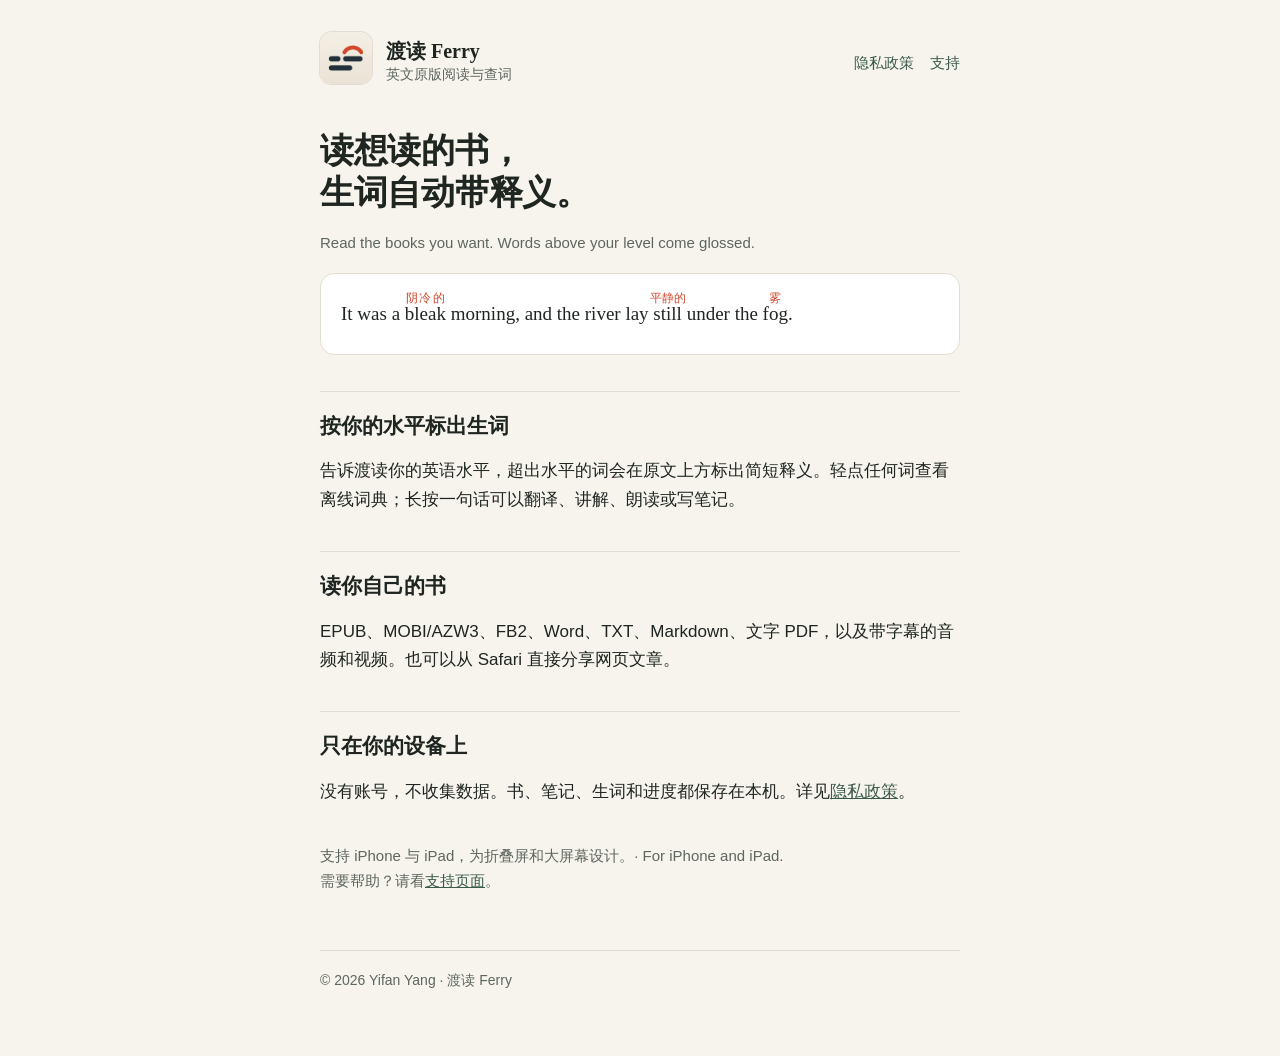
<file: index.html>
<!doctype html>
<html lang="zh-Hans">
<head>
<meta charset="utf-8">
<meta name="viewport" content="width=device-width, initial-scale=1">
<title>渡读 Ferry</title>
<meta name="description" content="渡读（Ferry）：读你想读的英文书，超出水平的生词自动在原文上方标出释义。">
<link rel="icon" href="icon.png">
<link rel="stylesheet" href="style.css">
</head>
<body>
<div class="wrap">
<header>
  <a href="./"><img src="icon.png" alt=""></a>
  <div><a href="./"><div class="name">渡读 Ferry</div></a><div class="sub">英文原版阅读与查词</div></div>
  <nav><a href="privacy.html">隐私政策</a><a href="support.html">支持</a></nav>
</header>

<h1>读想读的书，<br>生词自动带释义。</h1>
<p class="muted">Read the books you want. Words above your level come glossed.</p>

<div class="card">
  <p style="margin:0;font:19px/2.3 'New York',Georgia,serif">It was a <ruby>bleak<rt class="gloss" style="font:12px/1 -apple-system,sans-serif">阴冷的</rt></ruby> morning, and the river lay <ruby>still<rt class="gloss" style="font:12px/1 -apple-system,sans-serif">平静的</rt></ruby> under the <ruby>fog<rt class="gloss" style="font:12px/1 -apple-system,sans-serif">雾</rt></ruby>.</p>
</div>

<h2>按你的水平标出生词</h2>
<p>告诉渡读你的英语水平，超出水平的词会在原文上方标出简短释义。轻点任何词查看离线词典；长按一句话可以翻译、讲解、朗读或写笔记。</p>

<h2>读你自己的书</h2>
<p>EPUB、MOBI/AZW3、FB2、Word、TXT、Markdown、文字 PDF，以及带字幕的音频和视频。也可以从 Safari 直接分享网页文章。</p>

<h2>只在你的设备上</h2>
<p>没有账号，不收集数据。书、笔记、生词和进度都保存在本机。详见<a href="privacy.html">隐私政策</a>。</p>

<p class="muted" style="margin-top:36px">支持 iPhone 与 iPad，为折叠屏和大屏幕设计。· For iPhone and iPad.<br>需要帮助？请看<a href="support.html">支持页面</a>。</p>

<footer>© 2026 Yifan Yang · 渡读 Ferry</footer>
</div>
</body>
</html>
</file>
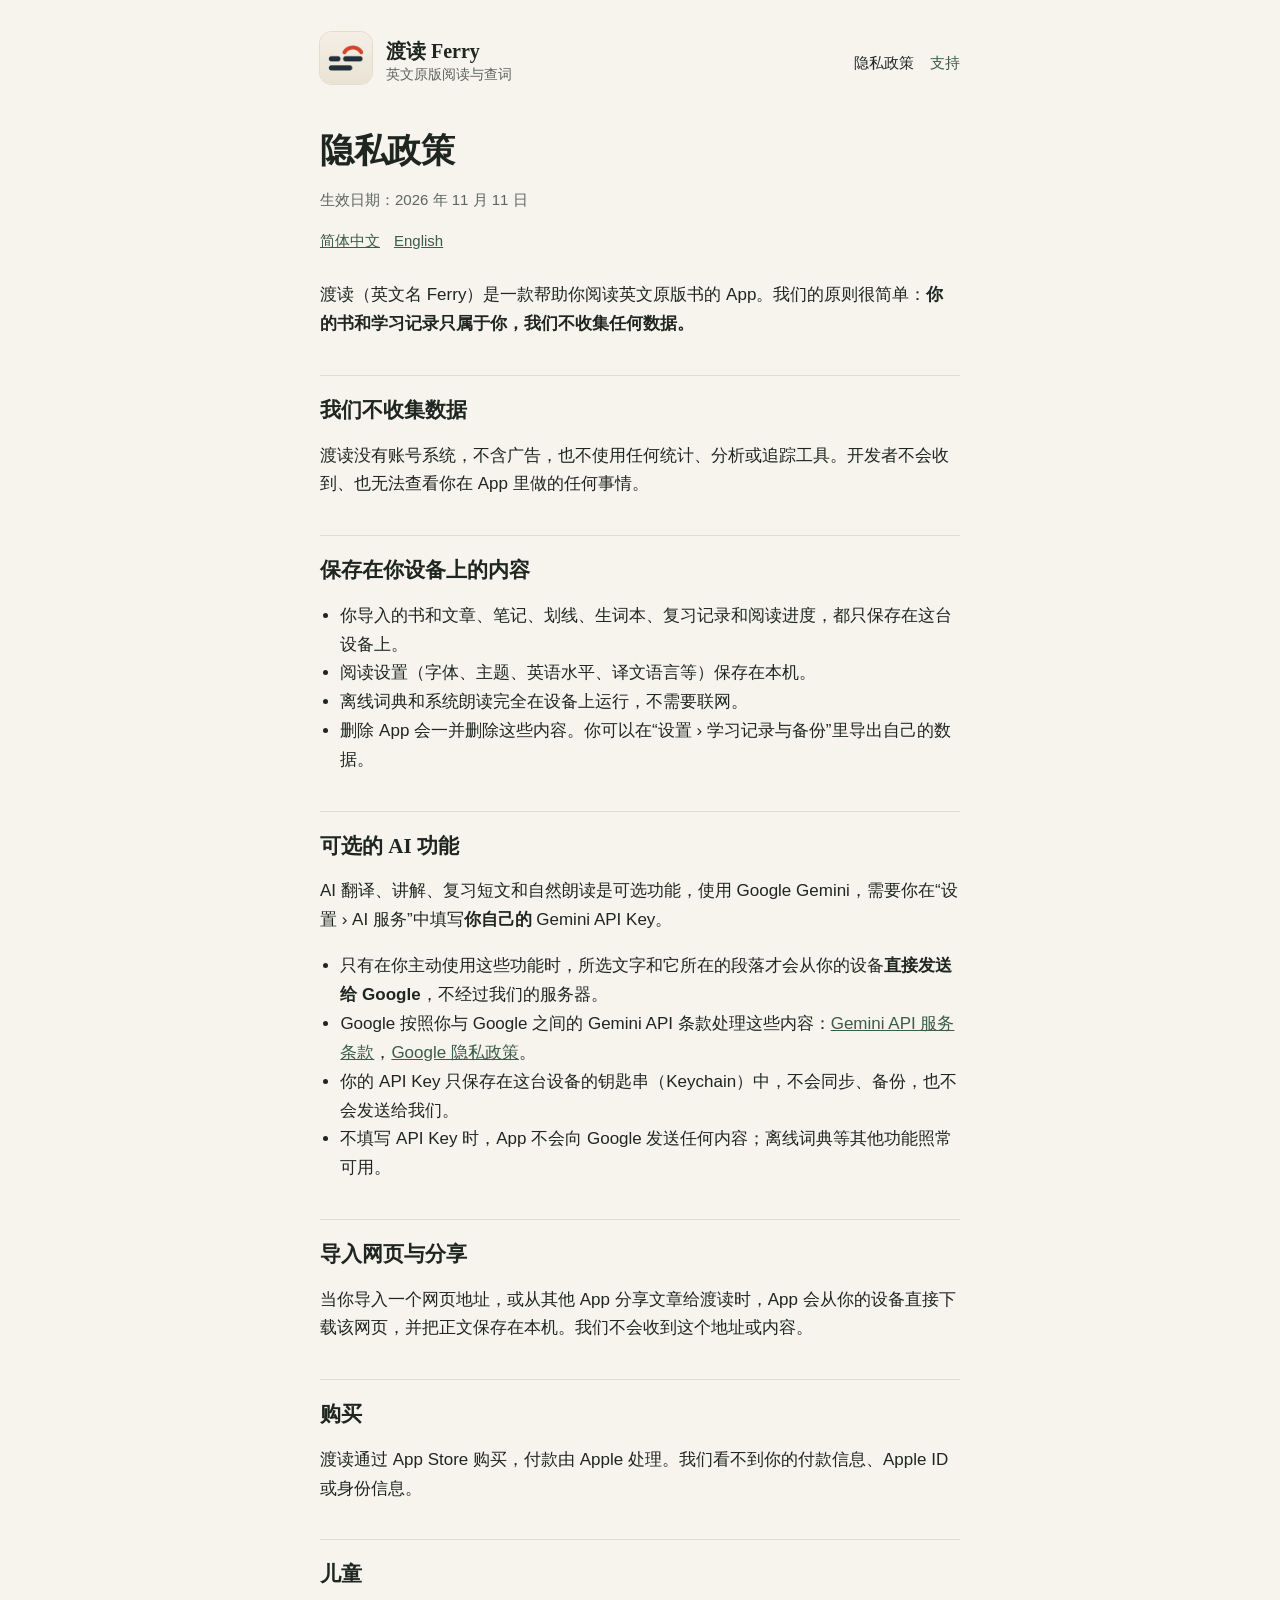
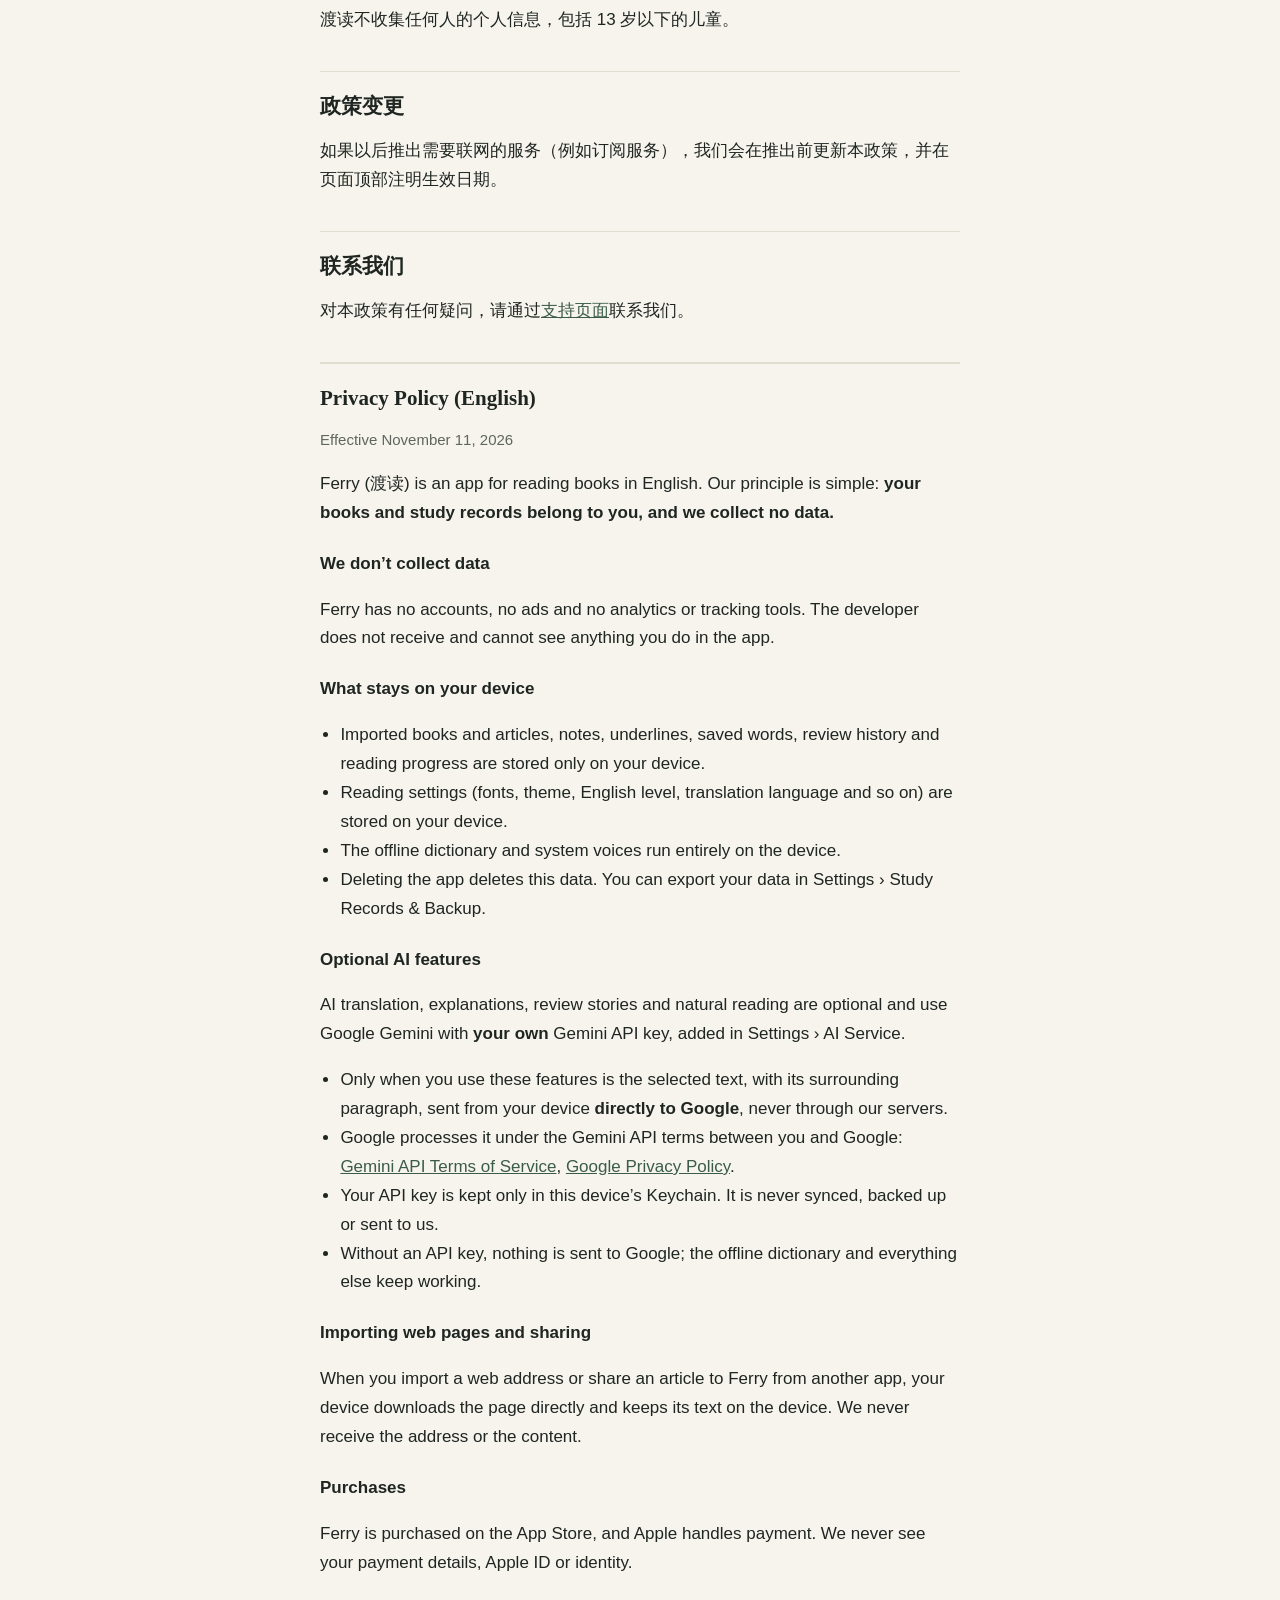
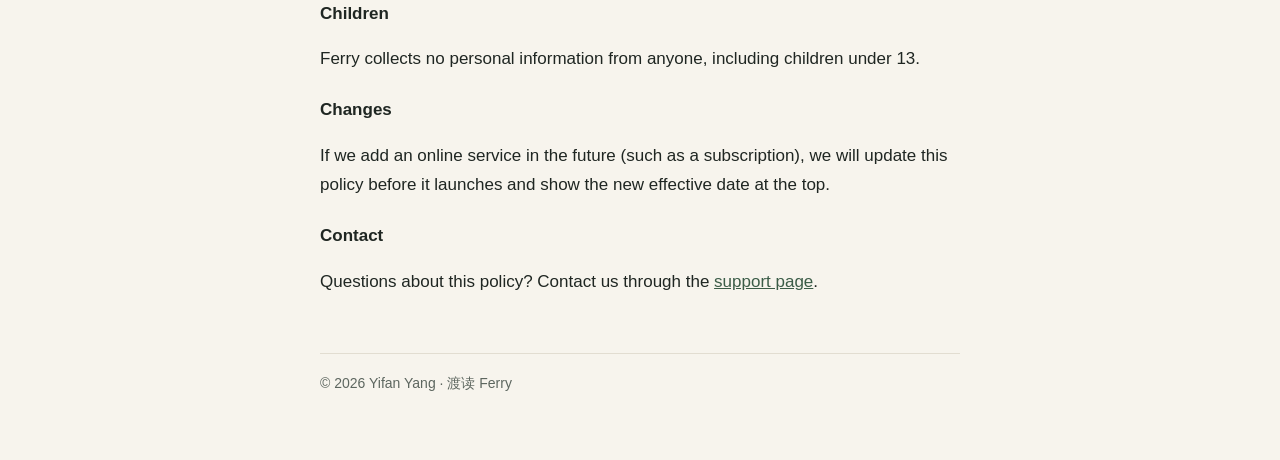
<file: privacy.html>
<!doctype html>
<html lang="zh-Hans">
<head>
<meta charset="utf-8">
<meta name="viewport" content="width=device-width, initial-scale=1">
<title>隐私政策 · 渡读 Ferry</title>
<meta name="description" content="渡读（Ferry）隐私政策：书、笔记和生词只保存在你的设备上，不收集任何数据。">
<link rel="icon" href="icon.png">
<link rel="stylesheet" href="style.css">
</head>
<body>
<div class="wrap">
<header>
  <a href="./"><img src="icon.png" alt=""></a>
  <div><a href="./"><div class="name">渡读 Ferry</div></a><div class="sub">英文原版阅读与查词</div></div>
  <nav><a href="privacy.html" aria-current="page">隐私政策</a><a href="support.html">支持</a></nav>
</header>

<h1>隐私政策</h1>
<p class="muted">生效日期：2026 年 11 月 11 日</p>
<p class="lang"><a href="#zh">简体中文</a><a href="#en">English</a></p>

<section id="zh">
<p>渡读（英文名 Ferry）是一款帮助你阅读英文原版书的 App。我们的原则很简单：<strong>你的书和学习记录只属于你，我们不收集任何数据。</strong></p>

<h2>我们不收集数据</h2>
<p>渡读没有账号系统，不含广告，也不使用任何统计、分析或追踪工具。开发者不会收到、也无法查看你在 App 里做的任何事情。</p>

<h2>保存在你设备上的内容</h2>
<ul>
  <li>你导入的书和文章、笔记、划线、生词本、复习记录和阅读进度，都只保存在这台设备上。</li>
  <li>阅读设置（字体、主题、英语水平、译文语言等）保存在本机。</li>
  <li>离线词典和系统朗读完全在设备上运行，不需要联网。</li>
  <li>删除 App 会一并删除这些内容。你可以在“设置 › 学习记录与备份”里导出自己的数据。</li>
</ul>

<h2>可选的 AI 功能</h2>
<p>AI 翻译、讲解、复习短文和自然朗读是可选功能，使用 Google Gemini，需要你在“设置 › AI 服务”中填写<strong>你自己的</strong> Gemini API Key。</p>
<ul>
  <li>只有在你主动使用这些功能时，所选文字和它所在的段落才会从你的设备<strong>直接发送给 Google</strong>，不经过我们的服务器。</li>
  <li>Google 按照你与 Google 之间的 Gemini API 条款处理这些内容：<a href="https://ai.google.dev/gemini-api/terms">Gemini API 服务条款</a>，<a href="https://policies.google.com/privacy">Google 隐私政策</a>。</li>
  <li>你的 API Key 只保存在这台设备的钥匙串（Keychain）中，不会同步、备份，也不会发送给我们。</li>
  <li>不填写 API Key 时，App 不会向 Google 发送任何内容；离线词典等其他功能照常可用。</li>
</ul>

<h2>导入网页与分享</h2>
<p>当你导入一个网页地址，或从其他 App 分享文章给渡读时，App 会从你的设备直接下载该网页，并把正文保存在本机。我们不会收到这个地址或内容。</p>

<h2>购买</h2>
<p>渡读通过 App Store 购买，付款由 Apple 处理。我们看不到你的付款信息、Apple ID 或身份信息。</p>

<h2>儿童</h2>
<p>渡读不收集任何人的个人信息，包括 13 岁以下的儿童。</p>

<h2>政策变更</h2>
<p>如果以后推出需要联网的服务（例如订阅服务），我们会在推出前更新本政策，并在页面顶部注明生效日期。</p>

<h2>联系我们</h2>
<p>对本政策有任何疑问，请通过<a href="support.html">支持页面</a>联系我们。</p>
</section>

<section id="en">
<h2 style="border-top-width:2px">Privacy Policy (English)</h2>
<p class="muted">Effective November 11, 2026</p>
<p>Ferry (渡读) is an app for reading books in English. Our principle is simple: <strong>your books and study records belong to you, and we collect no data.</strong></p>

<h3>We don’t collect data</h3>
<p>Ferry has no accounts, no ads and no analytics or tracking tools. The developer does not receive and cannot see anything you do in the app.</p>

<h3>What stays on your device</h3>
<ul>
  <li>Imported books and articles, notes, underlines, saved words, review history and reading progress are stored only on your device.</li>
  <li>Reading settings (fonts, theme, English level, translation language and so on) are stored on your device.</li>
  <li>The offline dictionary and system voices run entirely on the device.</li>
  <li>Deleting the app deletes this data. You can export your data in Settings › Study Records &amp; Backup.</li>
</ul>

<h3>Optional AI features</h3>
<p>AI translation, explanations, review stories and natural reading are optional and use Google Gemini with <strong>your own</strong> Gemini API key, added in Settings › AI Service.</p>
<ul>
  <li>Only when you use these features is the selected text, with its surrounding paragraph, sent from your device <strong>directly to Google</strong>, never through our servers.</li>
  <li>Google processes it under the Gemini API terms between you and Google: <a href="https://ai.google.dev/gemini-api/terms">Gemini API Terms of Service</a>, <a href="https://policies.google.com/privacy">Google Privacy Policy</a>.</li>
  <li>Your API key is kept only in this device’s Keychain. It is never synced, backed up or sent to us.</li>
  <li>Without an API key, nothing is sent to Google; the offline dictionary and everything else keep working.</li>
</ul>

<h3>Importing web pages and sharing</h3>
<p>When you import a web address or share an article to Ferry from another app, your device downloads the page directly and keeps its text on the device. We never receive the address or the content.</p>

<h3>Purchases</h3>
<p>Ferry is purchased on the App Store, and Apple handles payment. We never see your payment details, Apple ID or identity.</p>

<h3>Children</h3>
<p>Ferry collects no personal information from anyone, including children under 13.</p>

<h3>Changes</h3>
<p>If we add an online service in the future (such as a subscription), we will update this policy before it launches and show the new effective date at the top.</p>

<h3>Contact</h3>
<p>Questions about this policy? Contact us through the <a href="support.html">support page</a>.</p>
</section>

<footer>© 2026 Yifan Yang · 渡读 Ferry</footer>
</div>
</body>
</html>
</file>
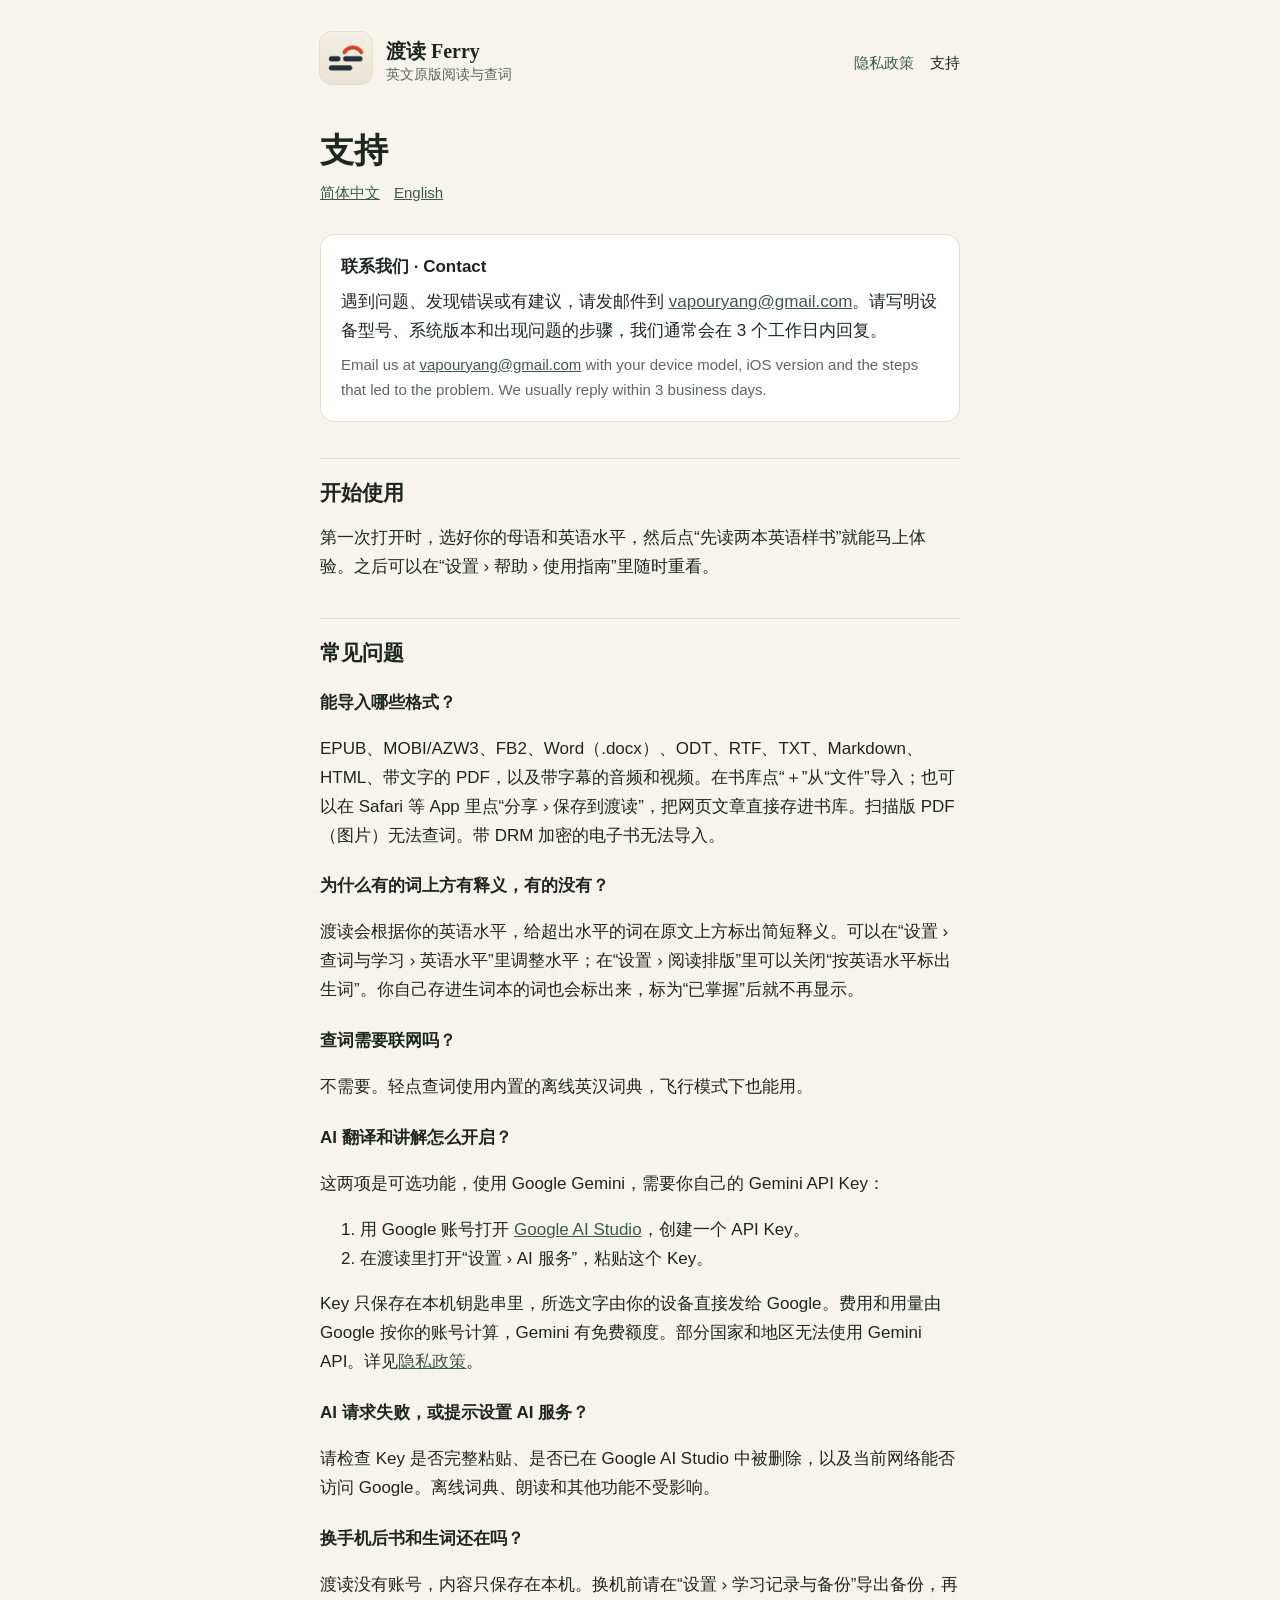
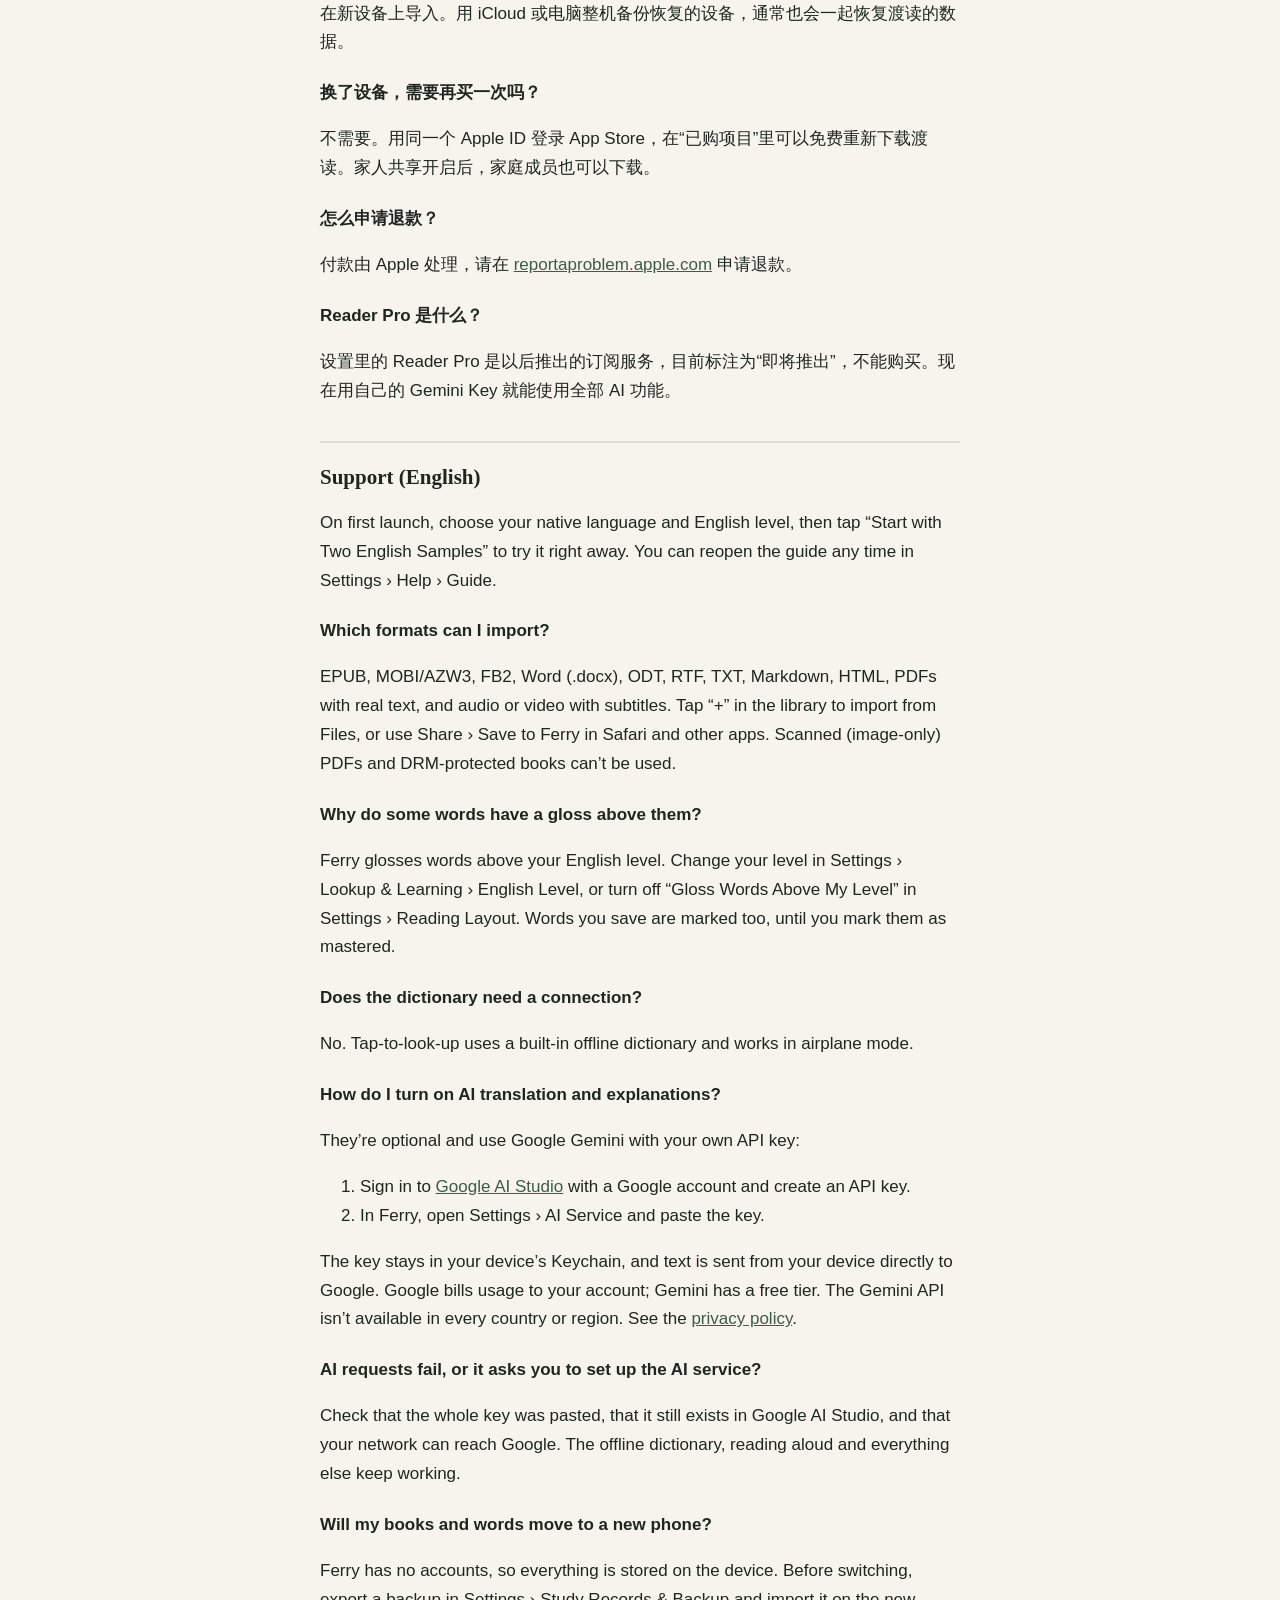
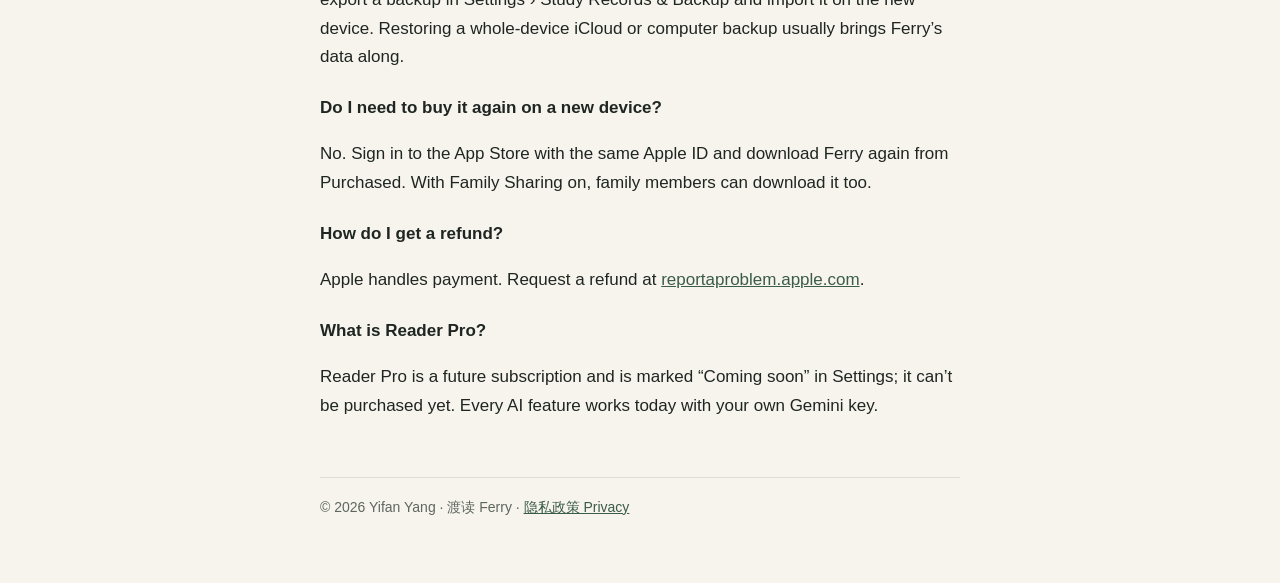
<file: support.html>
<!doctype html>
<html lang="zh-Hans">
<head>
<meta charset="utf-8">
<meta name="viewport" content="width=device-width, initial-scale=1">
<title>支持 · 渡读 Ferry</title>
<meta name="description" content="渡读（Ferry）使用帮助、常见问题和联系方式。">
<link rel="icon" href="icon.png">
<link rel="stylesheet" href="style.css">
</head>
<body>
<div class="wrap">
<header>
  <a href="./"><img src="icon.png" alt=""></a>
  <div><a href="./"><div class="name">渡读 Ferry</div></a><div class="sub">英文原版阅读与查词</div></div>
  <nav><a href="privacy.html">隐私政策</a><a href="support.html" aria-current="page">支持</a></nav>
</header>

<h1>支持</h1>
<p class="lang"><a href="#zh">简体中文</a><a href="#en">English</a></p>

<div class="card" id="contact">
  <strong>联系我们 · Contact</strong>
  <p style="margin:6px 0 0">遇到问题、发现错误或有建议，请发邮件到 <a href="mailto:vapouryang@gmail.com">vapouryang@gmail.com</a>。请写明设备型号、系统版本和出现问题的步骤，我们通常会在 3 个工作日内回复。</p>
  <p class="muted" style="margin:6px 0 0">Email us at <a href="mailto:vapouryang@gmail.com">vapouryang@gmail.com</a> with your device model, iOS version and the steps that led to the problem. We usually reply within 3 business days.</p>
</div>

<section id="zh">
<h2>开始使用</h2>
<p>第一次打开时，选好你的母语和英语水平，然后点“先读两本英语样书”就能马上体验。之后可以在“设置 › 帮助 › 使用指南”里随时重看。</p>

<h2>常见问题</h2>

<h3>能导入哪些格式？</h3>
<p>EPUB、MOBI/AZW3、FB2、Word（.docx）、ODT、RTF、TXT、Markdown、HTML、带文字的 PDF，以及带字幕的音频和视频。在书库点“＋”从“文件”导入；也可以在 Safari 等 App 里点“分享 › 保存到渡读”，把网页文章直接存进书库。扫描版 PDF（图片）无法查词。带 DRM 加密的电子书无法导入。</p>

<h3>为什么有的词上方有释义，有的没有？</h3>
<p>渡读会根据你的英语水平，给超出水平的词在原文上方标出简短释义。可以在“设置 › 查词与学习 › 英语水平”里调整水平；在“设置 › 阅读排版”里可以关闭“按英语水平标出生词”。你自己存进生词本的词也会标出来，标为“已掌握”后就不再显示。</p>

<h3>查词需要联网吗？</h3>
<p>不需要。轻点查词使用内置的离线英汉词典，飞行模式下也能用。</p>

<h3>AI 翻译和讲解怎么开启？</h3>
<p>这两项是可选功能，使用 Google Gemini，需要你自己的 Gemini API Key：</p>
<ol>
  <li>用 Google 账号打开 <a href="https://aistudio.google.com/apikey">Google AI Studio</a>，创建一个 API Key。</li>
  <li>在渡读里打开“设置 › AI 服务”，粘贴这个 Key。</li>
</ol>
<p>Key 只保存在本机钥匙串里，所选文字由你的设备直接发给 Google。费用和用量由 Google 按你的账号计算，Gemini 有免费额度。部分国家和地区无法使用 Gemini API。详见<a href="privacy.html">隐私政策</a>。</p>

<h3>AI 请求失败，或提示设置 AI 服务？</h3>
<p>请检查 Key 是否完整粘贴、是否已在 Google AI Studio 中被删除，以及当前网络能否访问 Google。离线词典、朗读和其他功能不受影响。</p>

<h3>换手机后书和生词还在吗？</h3>
<p>渡读没有账号，内容只保存在本机。换机前请在“设置 › 学习记录与备份”导出备份，再在新设备上导入。用 iCloud 或电脑整机备份恢复的设备，通常也会一起恢复渡读的数据。</p>

<h3>换了设备，需要再买一次吗？</h3>
<p>不需要。用同一个 Apple ID 登录 App Store，在“已购项目”里可以免费重新下载渡读。家人共享开启后，家庭成员也可以下载。</p>

<h3>怎么申请退款？</h3>
<p>付款由 Apple 处理，请在 <a href="https://reportaproblem.apple.com">reportaproblem.apple.com</a> 申请退款。</p>

<h3>Reader Pro 是什么？</h3>
<p>设置里的 Reader Pro 是以后推出的订阅服务，目前标注为“即将推出”，不能购买。现在用自己的 Gemini Key 就能使用全部 AI 功能。</p>
</section>

<section id="en">
<h2 style="border-top-width:2px">Support (English)</h2>
<p>On first launch, choose your native language and English level, then tap “Start with Two English Samples” to try it right away. You can reopen the guide any time in Settings › Help › Guide.</p>

<h3>Which formats can I import?</h3>
<p>EPUB, MOBI/AZW3, FB2, Word (.docx), ODT, RTF, TXT, Markdown, HTML, PDFs with real text, and audio or video with subtitles. Tap “+” in the library to import from Files, or use Share › Save to Ferry in Safari and other apps. Scanned (image-only) PDFs and DRM-protected books can’t be used.</p>

<h3>Why do some words have a gloss above them?</h3>
<p>Ferry glosses words above your English level. Change your level in Settings › Lookup &amp; Learning › English Level, or turn off “Gloss Words Above My Level” in Settings › Reading Layout. Words you save are marked too, until you mark them as mastered.</p>

<h3>Does the dictionary need a connection?</h3>
<p>No. Tap-to-look-up uses a built-in offline dictionary and works in airplane mode.</p>

<h3>How do I turn on AI translation and explanations?</h3>
<p>They’re optional and use Google Gemini with your own API key:</p>
<ol>
  <li>Sign in to <a href="https://aistudio.google.com/apikey">Google AI Studio</a> with a Google account and create an API key.</li>
  <li>In Ferry, open Settings › AI Service and paste the key.</li>
</ol>
<p>The key stays in your device’s Keychain, and text is sent from your device directly to Google. Google bills usage to your account; Gemini has a free tier. The Gemini API isn’t available in every country or region. See the <a href="privacy.html#en">privacy policy</a>.</p>

<h3>AI requests fail, or it asks you to set up the AI service?</h3>
<p>Check that the whole key was pasted, that it still exists in Google AI Studio, and that your network can reach Google. The offline dictionary, reading aloud and everything else keep working.</p>

<h3>Will my books and words move to a new phone?</h3>
<p>Ferry has no accounts, so everything is stored on the device. Before switching, export a backup in Settings › Study Records &amp; Backup and import it on the new device. Restoring a whole-device iCloud or computer backup usually brings Ferry’s data along.</p>

<h3>Do I need to buy it again on a new device?</h3>
<p>No. Sign in to the App Store with the same Apple ID and download Ferry again from Purchased. With Family Sharing on, family members can download it too.</p>

<h3>How do I get a refund?</h3>
<p>Apple handles payment. Request a refund at <a href="https://reportaproblem.apple.com">reportaproblem.apple.com</a>.</p>

<h3>What is Reader Pro?</h3>
<p>Reader Pro is a future subscription and is marked “Coming soon” in Settings; it can’t be purchased yet. Every AI feature works today with your own Gemini key.</p>
</section>

<footer>© 2026 Yifan Yang · 渡读 Ferry · <a href="privacy.html">隐私政策 Privacy</a></footer>
</div>
</body>
</html>
</file>
<file: style.css>
:root {
  --paper: #f7f4ed;
  --surface: #ffffff;
  --ink: #1f2622;
  --muted: #5d665f;
  --rule: #e2ddd1;
  --accent: #3b5c47;
  --vermilion: #d2482e;
}
@media (prefers-color-scheme: dark) {
  :root {
    --paper: #141a17;
    --surface: #1c2420;
    --ink: #ece7db;
    --muted: #a3ab9f;
    --rule: #2c3631;
    --accent: #a9cdb1;
    --vermilion: #e5745c;
  }
}
* { box-sizing: border-box; }
html { -webkit-text-size-adjust: 100%; }
body {
  margin: 0;
  background: var(--paper);
  color: var(--ink);
  font: 17px/1.7 -apple-system, BlinkMacSystemFont, "PingFang SC", "Hiragino Sans GB", "Helvetica Neue", sans-serif;
}
.wrap { max-width: 680px; margin: 0 auto; padding: 32px 20px 64px; }
header { display: flex; align-items: center; gap: 14px; margin-bottom: 36px; }
header img { width: 52px; height: 52px; border-radius: 12px; box-shadow: 0 0 0 1px var(--rule); }
header a { color: inherit; text-decoration: none; }
header .name { font: 600 20px/1.2 "New York", "Songti SC", Georgia, serif; }
header .sub { font-size: 14px; color: var(--muted); }
nav { margin-left: auto; display: flex; gap: 16px; font-size: 15px; }
nav a { color: var(--accent); text-decoration: none; }
nav a[aria-current] { color: var(--ink); }
h1 { font: 600 34px/1.25 "New York", "Songti SC", Georgia, serif; margin: 0 0 8px; letter-spacing: -0.3px; }
h2 { font: 600 21px/1.35 "New York", "Songti SC", Georgia, serif; margin: 36px 0 8px; padding-top: 20px; border-top: 1px solid var(--rule); }
h3 { font-size: 17px; margin: 22px 0 4px; }
p, li { color: var(--ink); }
.muted { color: var(--muted); font-size: 15px; }
a { color: var(--accent); }
ul { padding-left: 1.2em; }
.lang { font-size: 15px; margin: 4px 0 28px; }
.lang a { margin-right: 14px; }
.card { background: var(--surface); border: 1px solid var(--rule); border-radius: 14px; padding: 18px 20px; margin: 18px 0; }
.card a.button { display: inline-block; margin-top: 6px; padding: 10px 18px; border-radius: 10px; background: var(--accent); color: var(--paper); text-decoration: none; font-weight: 600; }
.gloss { color: var(--vermilion); }
footer { margin-top: 56px; padding-top: 18px; border-top: 1px solid var(--rule); font-size: 14px; color: var(--muted); }
@media (max-width: 520px) {
  header { flex-wrap: wrap; }
  nav { margin-left: 66px; width: 100%; }
  h1 { font-size: 28px; }
}
</file>
